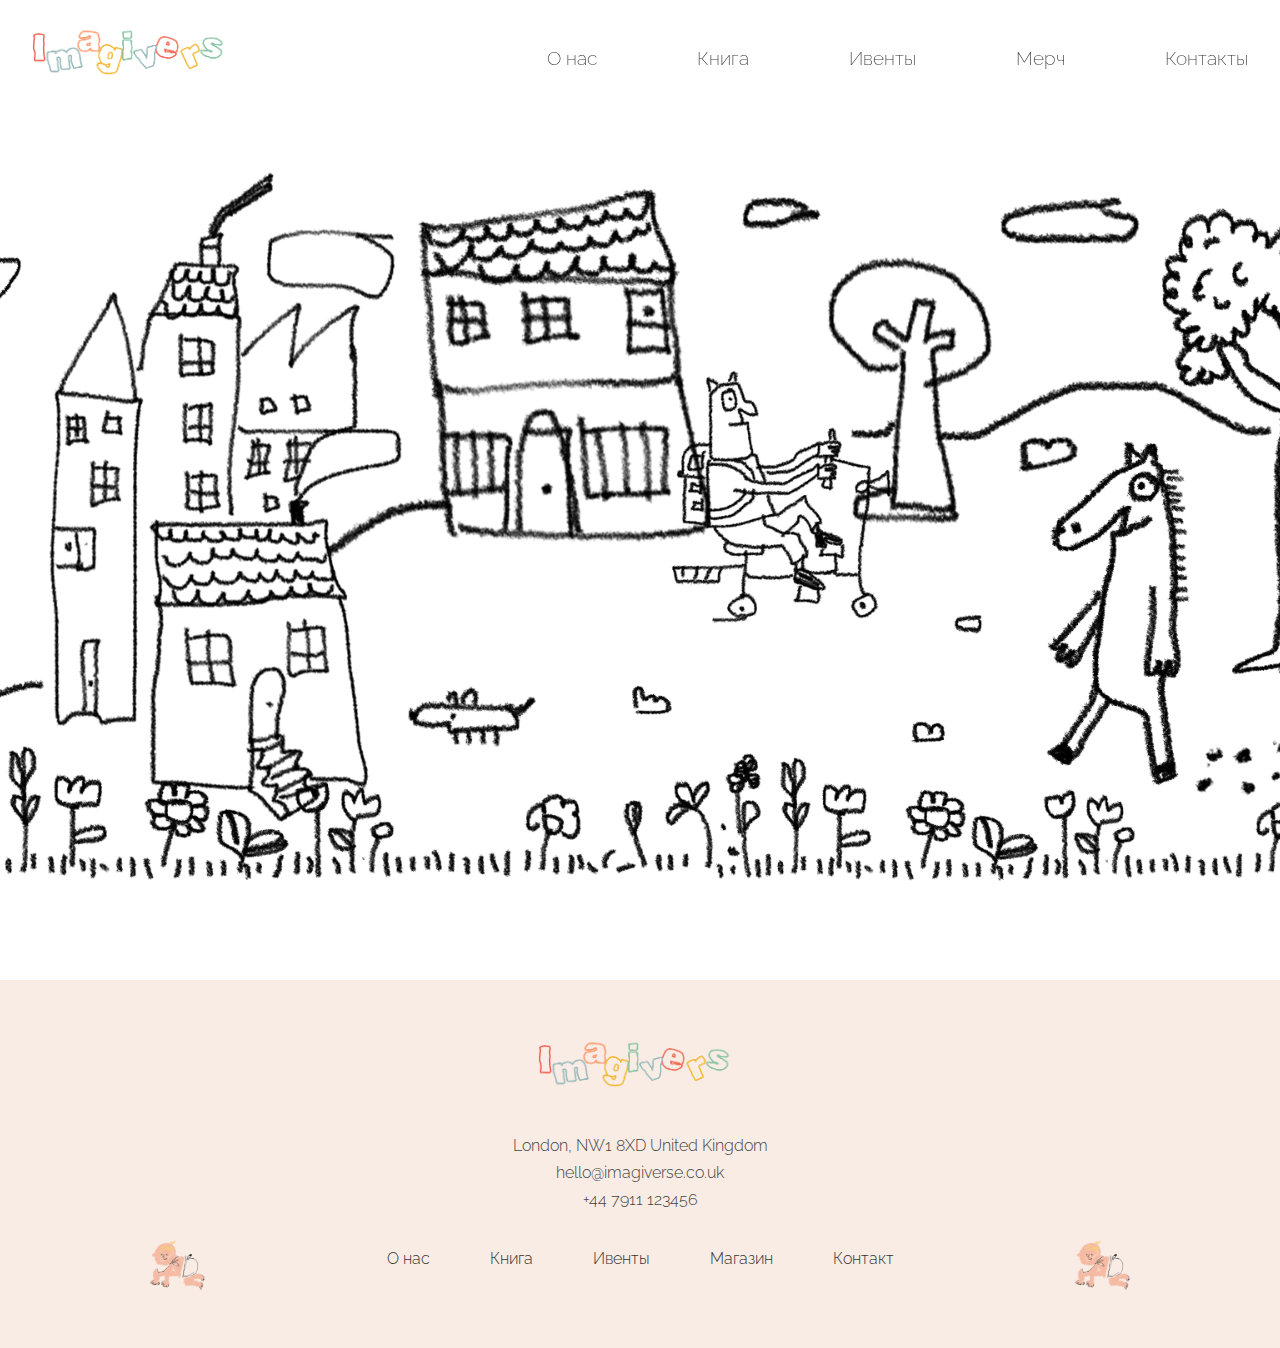
<file: index.html>
<!DOCTYPE html>
<html lang="ru">
<head>
  <meta charset="UTF-8" />
  <meta name="viewport" content="width=device-width, initial-scale=1.0"/>
  <title>I M A G I V E R S E</title>
  <link rel="stylesheet" href="all css/styles.css" />
  <link rel="icon" href="img/image 68.png" type="image/png" />
  <link href="https://fonts.googleapis.com/css2?family=Raleway:wght@400;600;700&display=swap" rel="stylesheet">

</head>
<body>
<link href="https://fonts.googleapis.com/css2?family=Raleway:ital,wght@0,200;0,300;1,300&display=swap" rel="stylesheet">
<style>
  .navbar nav ul li a {
    font-weight: 200 !important; 
  }
</style>
  <!-- Навигация -->
  <header class="navbar">
    <div class="logo">
        <img src="img/Group 34 copy.png" alt="Логотип">
    </div>
    <nav>
      <ul>
        <li><a href="about.html">О нас</a></li>
        <li><a href="book.html">Книга</a></li>
        <li><a href="event.html">Ивенты</a></li>
        <li><a href="merch.html">Мерч</a></li>
        <li><a href="contact.html">Контакты</a></li>
      </ul>
    </nav>
  </header>

  <!-- Главная секция -->
  <main>
    <section class="hero">
      <div class="image-wrapper">
        <img src="img/image 73.png" alt="Цветная картинка" class="colored-image">
        <img src="img/Group 34.png" alt="Главная картинка" class="main-image">
        <div class="hover-circle">Нажать</div>
      </div>
    </section>
  </main>

  <footer id="footer" class="footer">
    <div class="footer-wrapper">
      <img src="img/Group 34 copy.png" alt="Логотип футера" class="footer-logo" />
  
      <div class="footer-text">
        <p>London, NW1 8XD United Kingdom</p>
        <p><a href="mailto:hello@imagiverse.co.uk">hello@imagiverse.co.uk</a></p>
        <p>+44 7911 123456</p>
      </div>
  
      <nav class="footer-nav">
        <ul>
          <li><a href="about.html">О нас</a></li>
          <li><a href="book.html">Книга</a></li>
          <li><a href="event.html">Ивенты</a></li>
          <li><a href="merch.html">Магазин</a></li>
          <li><a href="contact.html">Контакт</a></li>
        </ul>
      </nav>
  
      <img src="img//image 68.png" alt="Baby Left" class="baby-left spin" />
      <img src="img/image 68.png" alt="Baby Right" class="baby-right spin" />
    </div>
  </footer>
  

  <script src="js.js"></script>
</body>
</html>
</file>
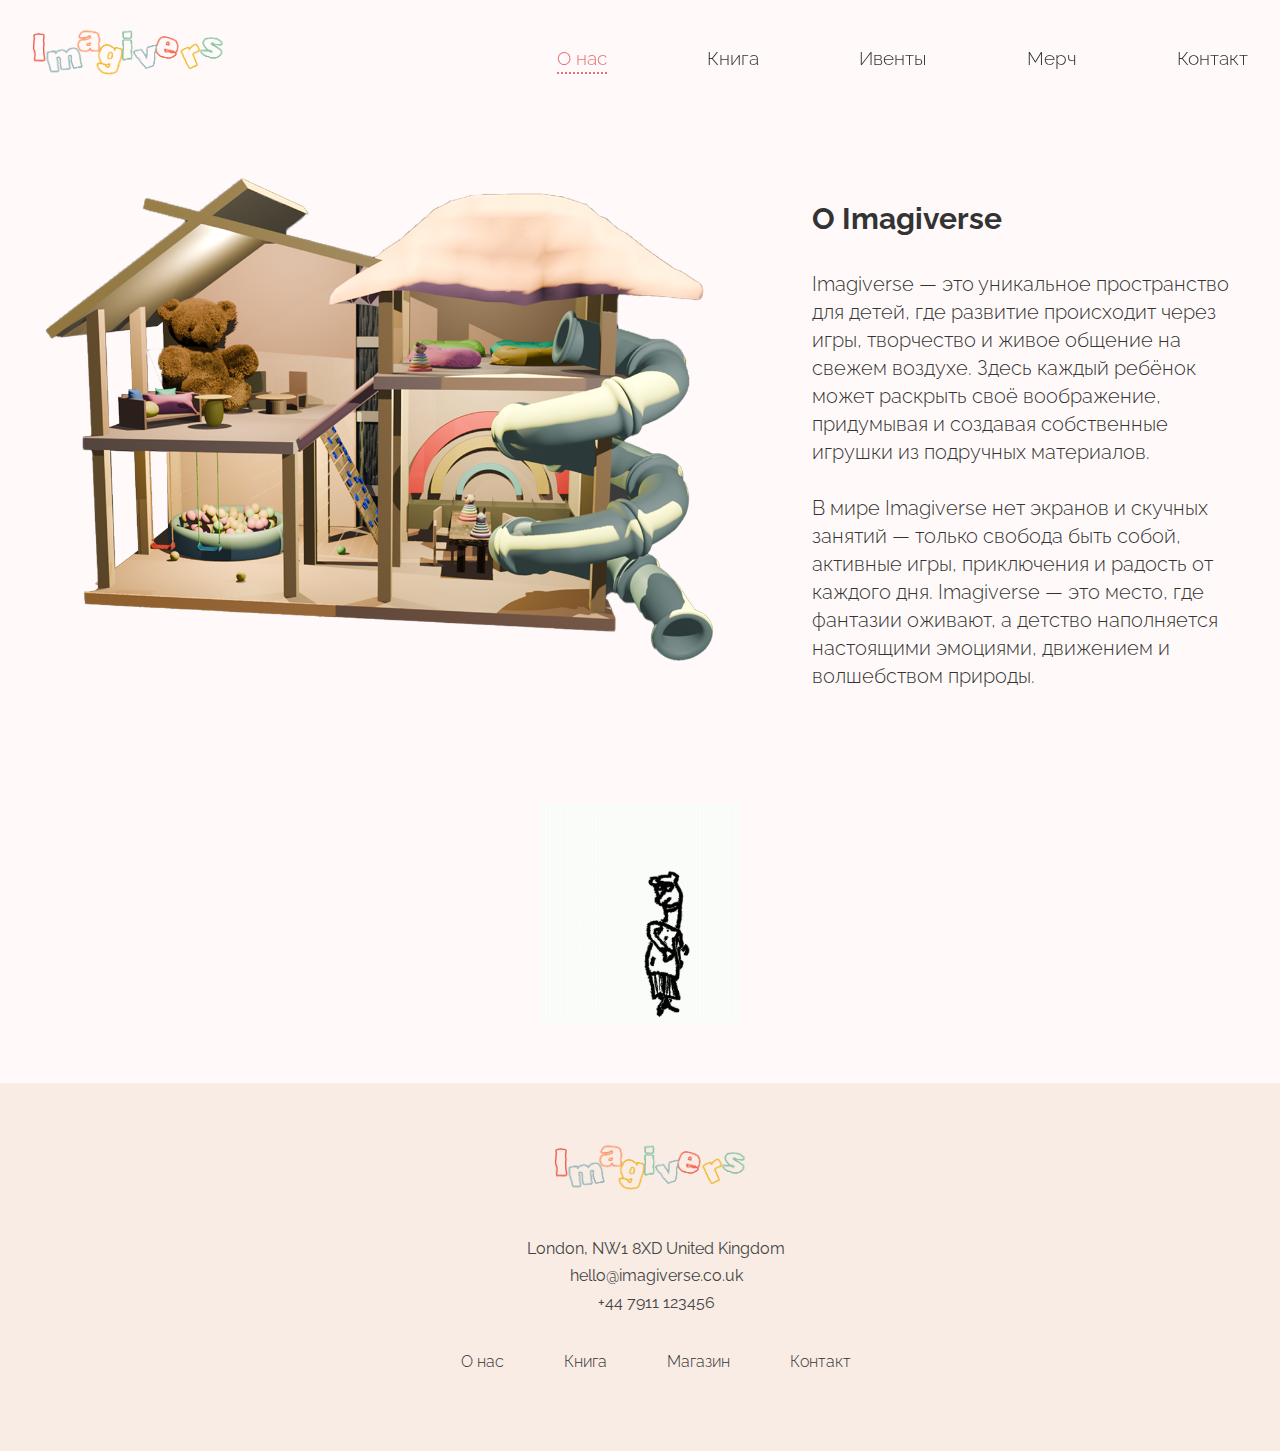
<file: about.html>
<!DOCTYPE html>
<html lang="ru">
<head>
  <meta charset="UTF-8" />
  <meta name="viewport" content="width=device-width, initial-scale=1.0" />
  <title>Imagivers | О нас</title>
  <link rel="stylesheet" href="all css/about.css" />
  <link rel="icon" href="img/image 68.png" type="image/png" />
  <link href="https://fonts.googleapis.com/css2?family=Raleway:wght@300&display=swap" rel="stylesheet" />
</head>
<body>

  <!-- Навигация -->
  <header class="navbar">
    <div class="navbar-inner">
      <div class="logo">
        <a href="index.html">
          <img src="img/Group 34 copy.png" alt="Логотип">
        </a>
      </div>
      <nav>
        <ul>
          <li><a href="index.html#about" class="active">О нас</a></li>
          <li><a href="index.html#book">Книга</a></li>
          <li><a href="index.html#events">Ивенты</a></li>
          <li><a href="merch.html">Мерч</a></li>
          <li><a href="contact.html">Контакт</a></li>
        </ul>
      </nav>
    </div>
  </header>

  <!-- Контент -->
  <main class="about-section">
    <div class="about-wrapper">
      <img src="img/homenoback2 2.png" alt="Дом с горкой" class="house-img" />
      <div class="about-text">
        <h2>О Imagiverse</h2>
        <p>
          Imagiverse — это уникальное пространство для детей, где развитие происходит через игры, творчество и живое общение на свежем воздухе. Здесь каждый ребёнок может раскрыть своё воображение, придумывая и создавая собственные игрушки из подручных материалов.<br><br>
          В мире Imagiverse нет экранов и скучных занятий — только свобода быть собой, активные игры, приключения и радость от каждого дня. Imagiverse — это место, где фантазии оживают, а детство наполняется настоящими эмоциями, движением и волшебством природы.
        </p>
      </div>
    </div>
    <div class="gif-wrapper">
        <img src="img/hip_hop_dancing.gif" alt="Анимация человечка" class="character-doodle" />
      </div>
  </main>

  <!-- Футер -->
  <footer class="footer">
    <div class="footer-wrapper">
      <img src="img/Group 34 copy.png" alt="Логотип футера" class="footer-logo">
      <div class="footer-text">
        <p>London, NW1 8XD United Kingdom</p>
        <p><a href="mailto:hello@imagiverse.co.uk">hello@imagiverse.co.uk</a></p>
        <p>+44 7911 123456</p>
      </div>
      <nav class="footer-nav">
        <ul>
          <li><a href="index.html#about">О нас</a></li>
          <li><a href="index.html#book">Книга</a></li>
          <li><a href="merch.html">Магазин</a></li>
          <li><a href="contact.html">Контакт</a></li>
        </ul>
      </nav>
    </div>
  </footer>

</body>
</html>
</file>
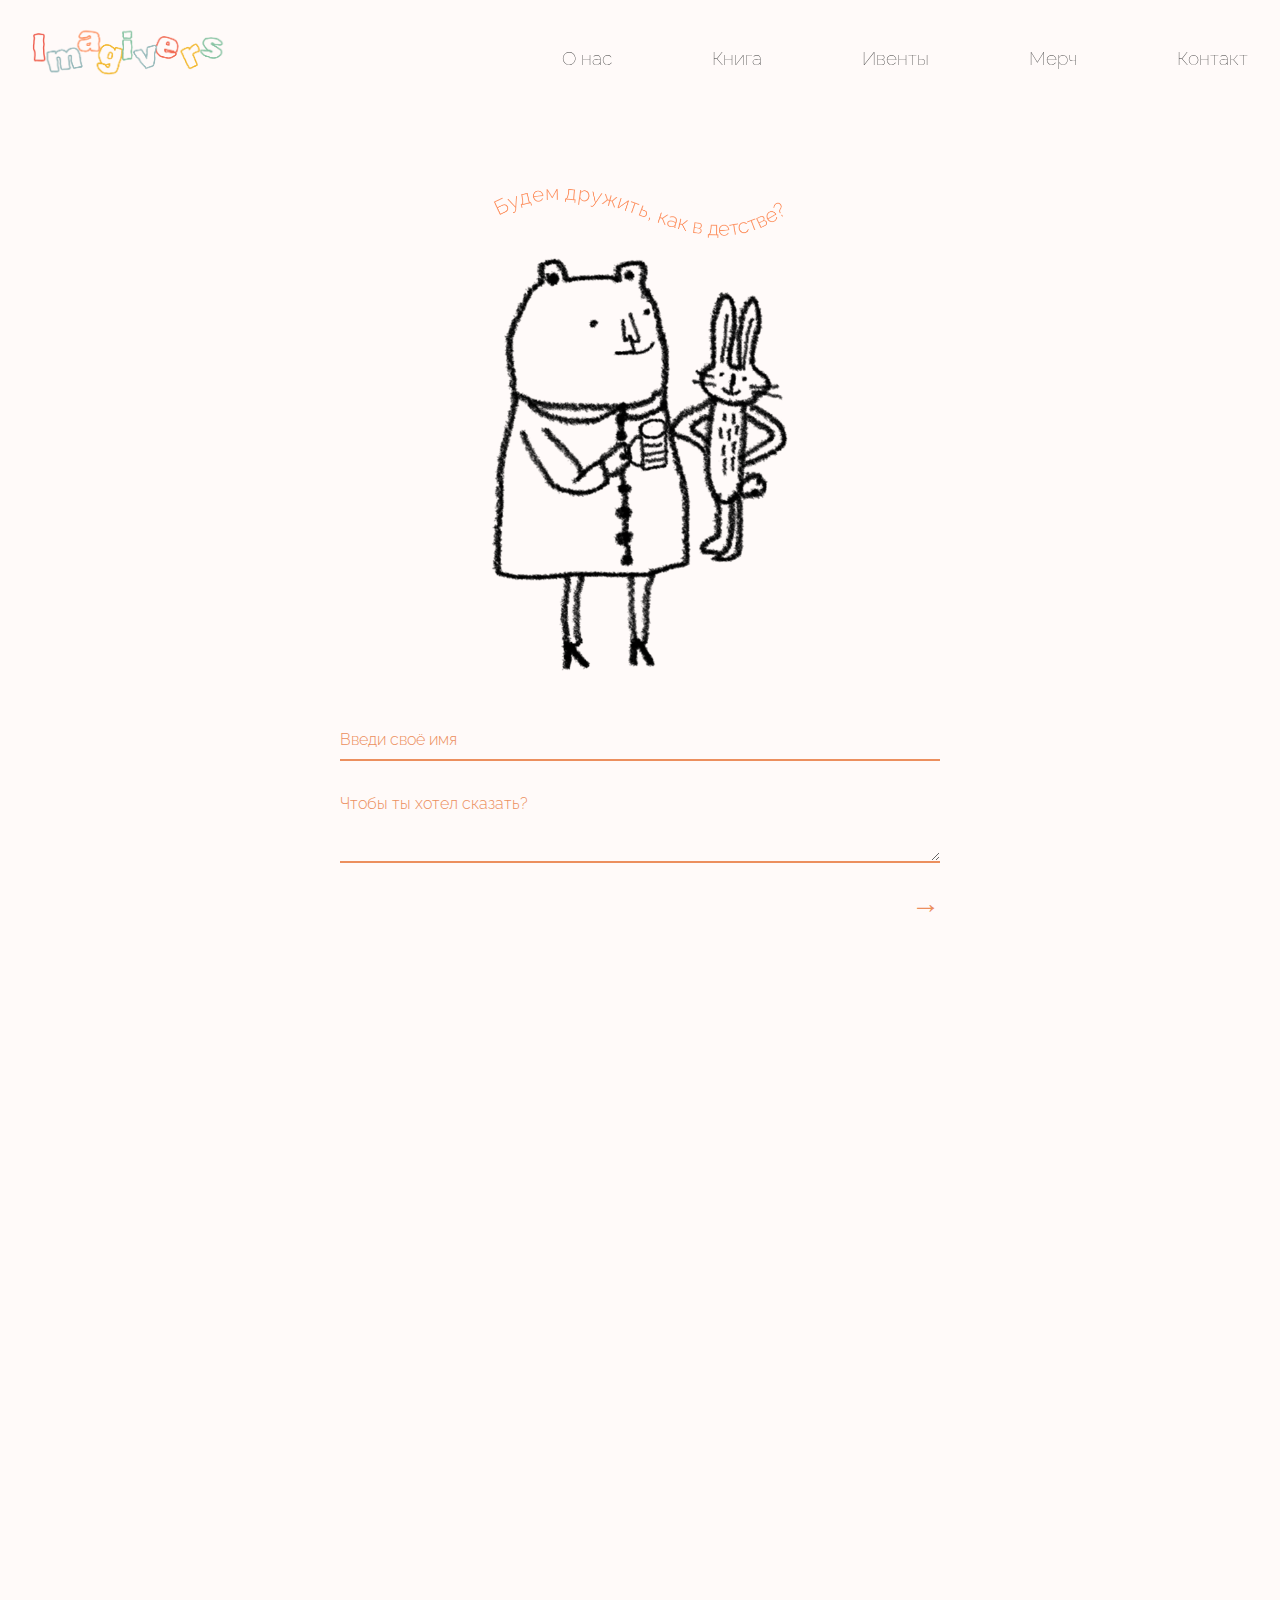
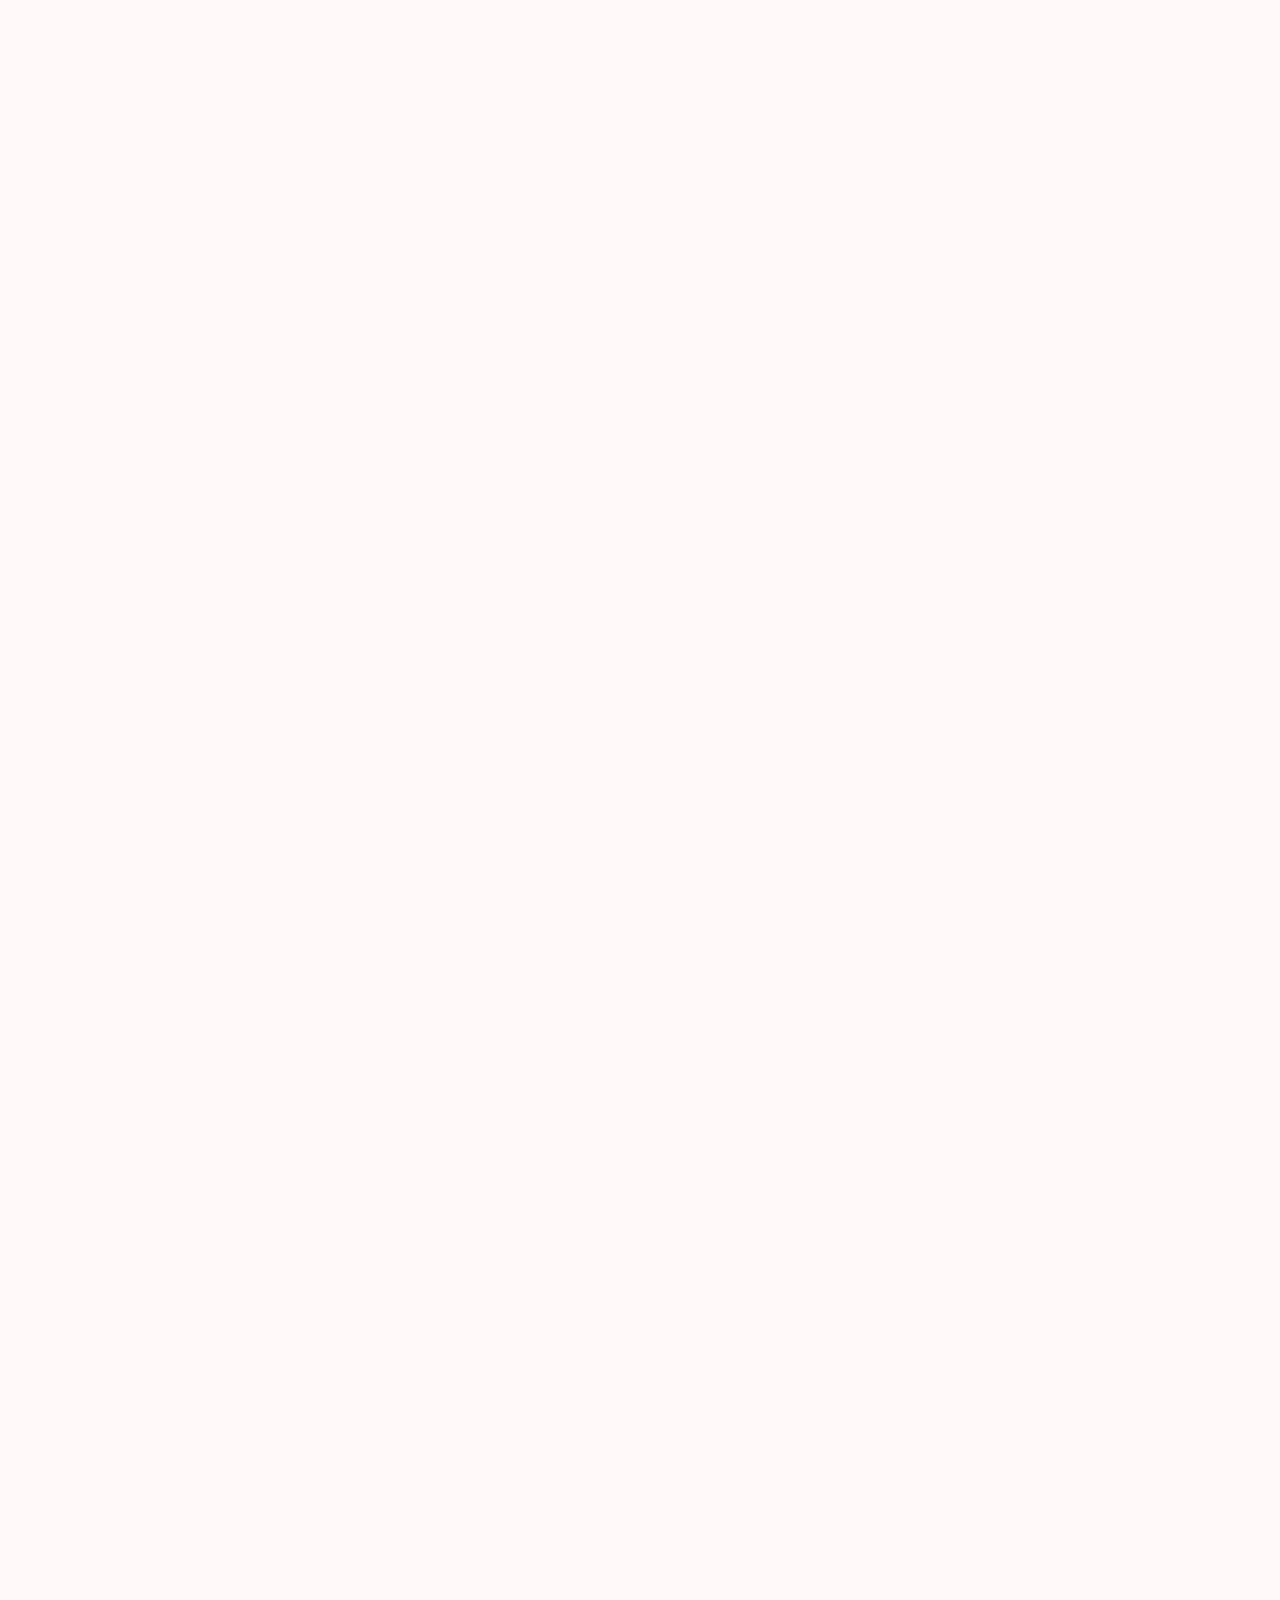
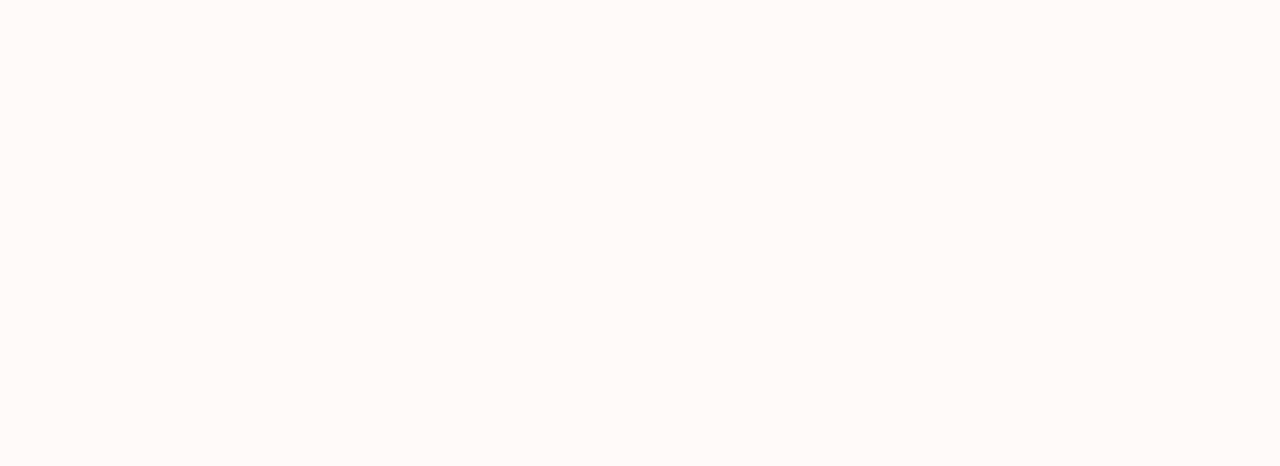
<file: contact.html>
<!DOCTYPE html>
<html lang="ru">
<head>
  <meta charset="UTF-8" />
  <meta name="viewport" content="width=device-width, initial-scale=1.0"/>
  <title>Imagiverse | Контакт</title>
  
  <link rel="stylesheet" href="all css/contact.css" />
  <link rel="icon" href="img/image 68.png" type="image/png" />
  <link href="https://fonts.googleapis.com/css2?family=Raleway:wght@300;400;600&display=swap" rel="stylesheet" />

  
</head>
<body>

    <header class="navbar">
        <div class="logo">
          <a href="index.html">
            <img src="img/Group 34 copy.png" alt="Логотип">
          </a>
        </div>
        <nav>
          <ul>
            <li><a href="index.html#about">О нас</a></li>
            <li><a href="index.html#book">Книга</a></li>
            <li><a href="index.html#events">Ивенты</a></li>
            <li><a href="index.html#merch">Мерч</a></li>
            <li><a href="contact.html" class="active">Контакт</a></li>
          </ul>
        </nav>
      </header>
      <div style="margin-top: 100px;"></div>      

  <div class="container">
    <img src="img/Linked Path Group.png" alt="phrase" class="phrase" />
    <img src="img/image 72.png" alt="Character" class="character" />

    <form onsubmit="handleSubmit(event)">
      <input type="text" name="name" placeholder="Введи своё имя" required />
      <textarea name="message" rows="3" placeholder="Чтобы ты хотел сказать?" required></textarea>
      <button type="submit">→</button>
    </form>

    <div class="thank-you" id="thankYou">🌸 Спасибо за твоё сообщение!</div>
    
  
  </div>
  <footer class="footer reveal">
    <div class="footer-wrapper">
      <img src="img/Group 34 copy.png" alt="Логотип футера" class="footer-logo">
      <div class="footer-text">
        <p>London, NW1 8XD United Kingdom</p>
        <p><a href="mailto:hello@imagiverse.com">hello@imagiverse.com</a></p>
        <p>+44 7911 123456</p>
      </div>
      <nav class="footer-nav">
        <ul>
          <li><a href="index.html#about">О нас</a></li>
          <li><a href="index.html#book">Книга</a></li>
          <li><a href="event.html">Ивенты</a></li>
          <li><a href="index.html#merch">Магазин</a></li>
          <li><a href="contact.html">Контакт</a></li>
        </ul>
      </nav>

      <img src="img//image 68.png" alt="Baby Left" class="baby-left spin" />
      <img src="img/image 68.png" alt="Baby Right" class="baby-right spin" />

    </div>
  </footer>
  <script>
    function handleSubmit(e) {
      e.preventDefault();
      const form = e.target;
      const name = form.name.value;
      const message = form.message.value;

      console.log("Новое сообщение:");
      console.log("Имя:", name);
      console.log("Сообщение:", message);

      document.getElementById('thankYou').style.display = 'block';
      form.reset();
    }
    function handleSubmit(e) {
    e.preventDefault();
    const form = e.target;
    const name = form.name.value;
    const message = form.message.value;

    console.log("Новое сообщение:");
    console.log("Имя:", name);
    console.log("Сообщение:", message);

    document.getElementById('thankYou').style.display = 'block';
    form.reset();
  }

  
  window.addEventListener('scroll', () => {
    const footer = document.querySelector('.footer.reveal');
    const triggerPoint = window.innerHeight + window.scrollY;
    const footerTop = footer.offsetTop;

    if (triggerPoint >= footerTop) {
      footer.classList.add('visible');
    }
  });
</script>
</body>
</html>
</file>
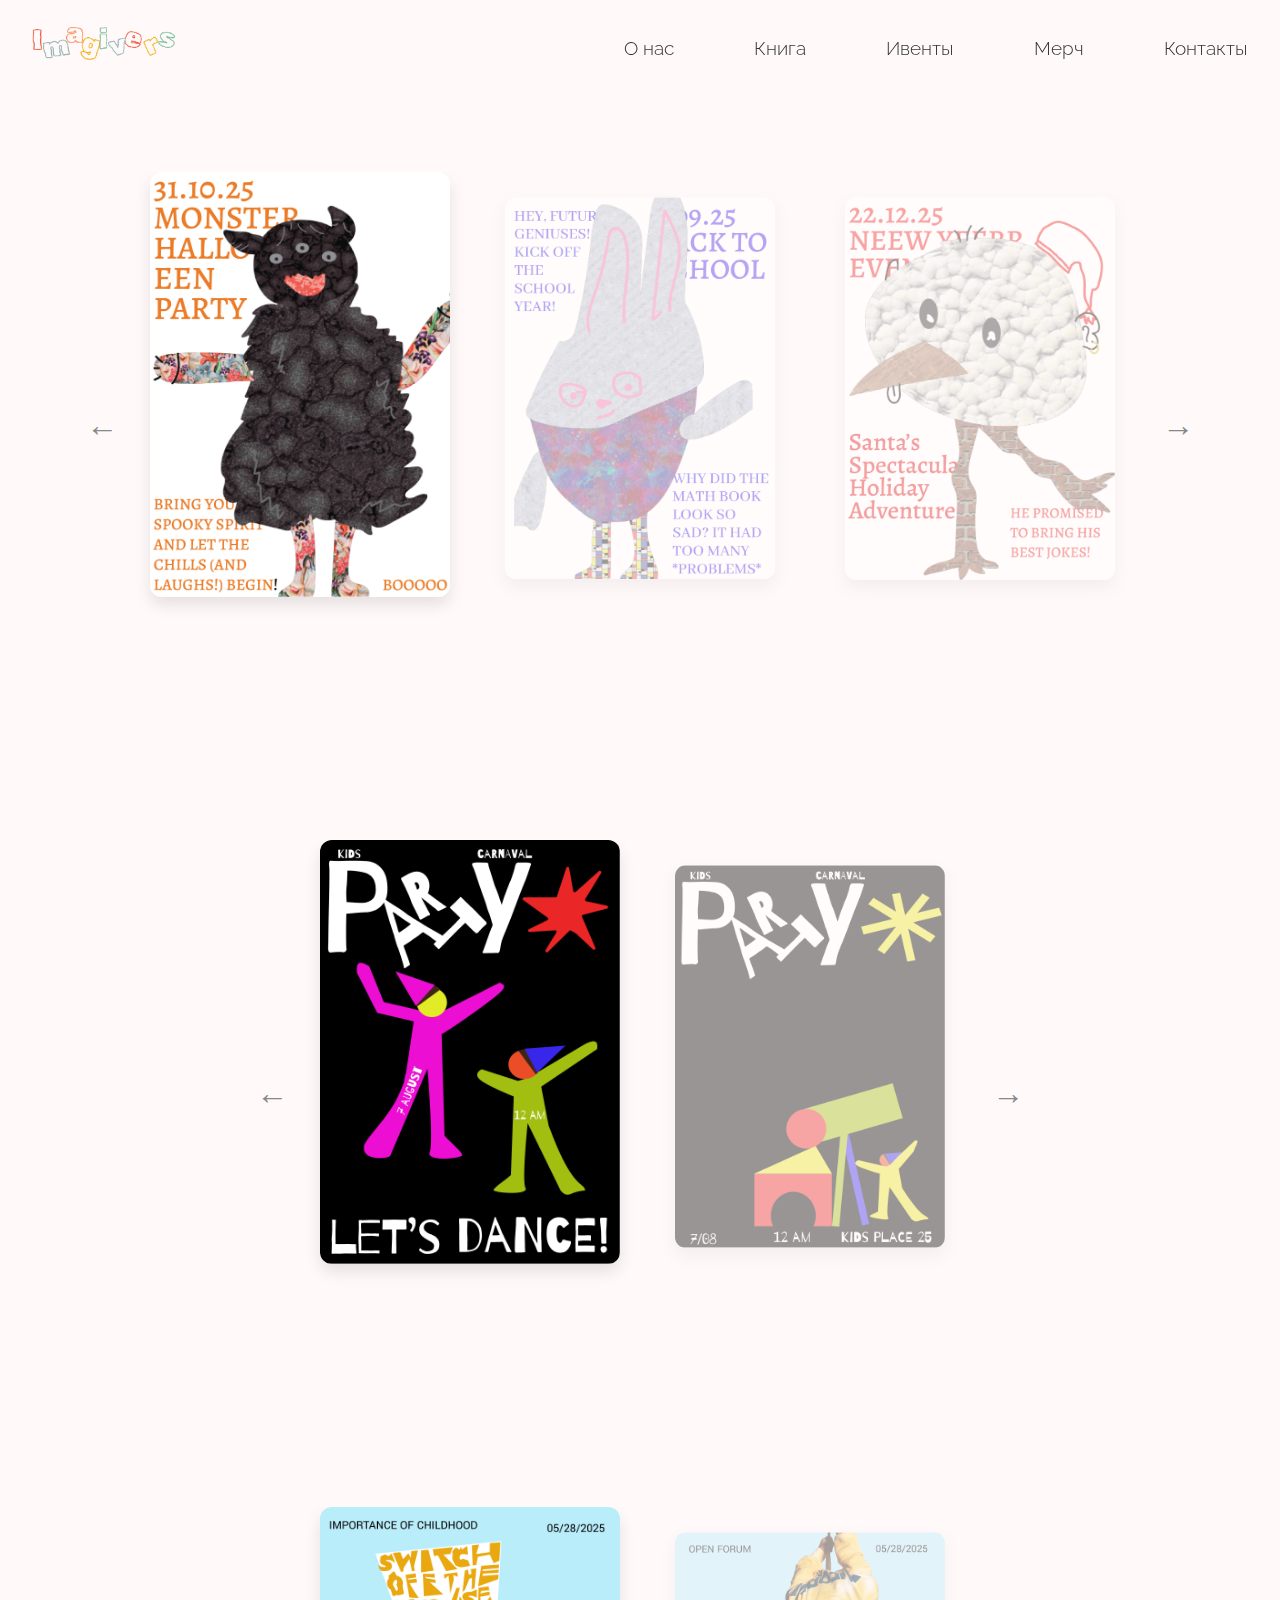
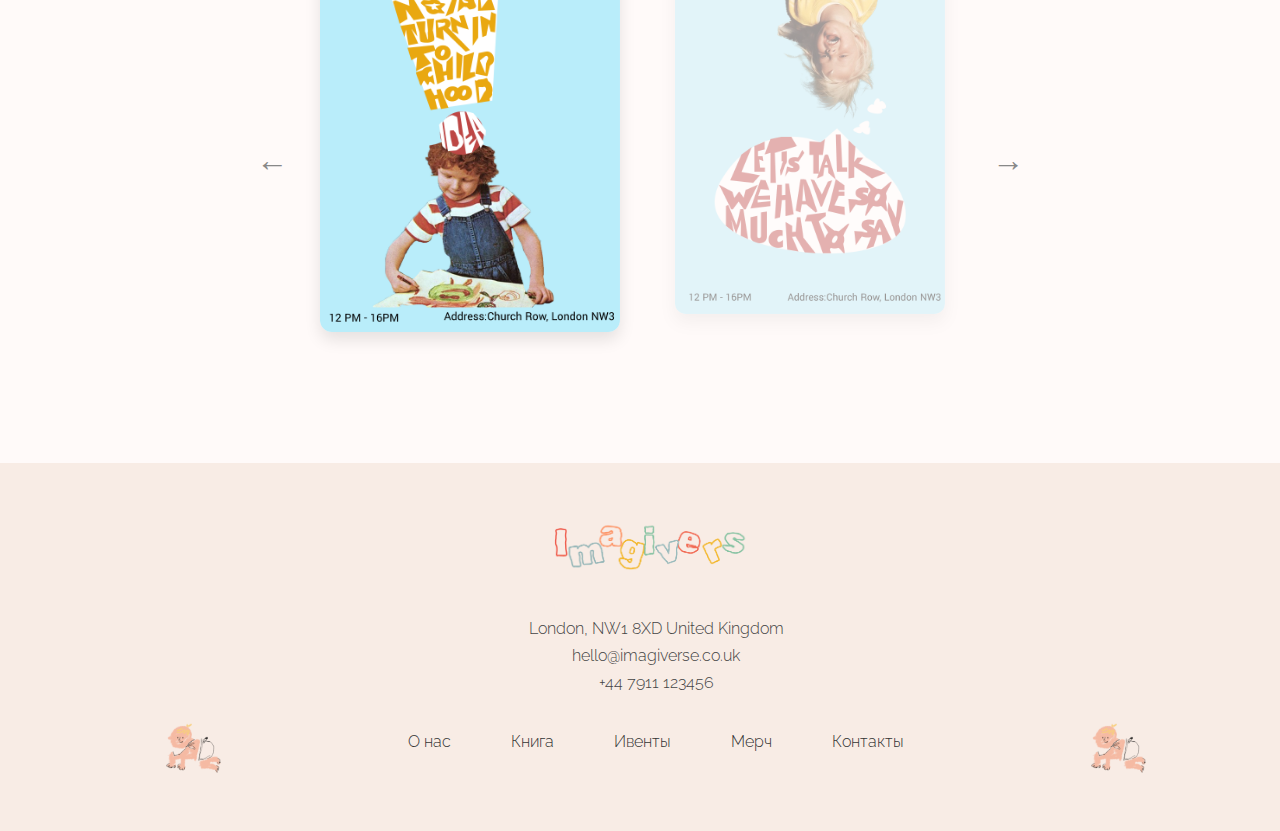
<file: event.html>
<!DOCTYPE html>
<html lang="ru">
<head>
  <meta charset="UTF-8" />
  <meta name="viewport" content="width=device-width, initial-scale=1.0" />
  <title>Imagiverse | Ивенты</title>
  <link rel="stylesheet" href="all css/event.css" />
  <link rel="icon" href="img/image 68.png" type="image/png" />
  <link href="https://fonts.googleapis.com/css2?family=Raleway:wght@300;400&display=swap" rel="stylesheet">

  <script src="event.js" defer></script>
</head>
<body>
  <!-- Навигация -->
  <header class="navbar">
    <div class="navbar-inner">
      <div class="logo">
        <a href="index.html">
          <img src="img/Group 34 copy.png" alt="Логотип" />
        </a>
      </div>
      <nav>
        <ul>
          <li><a href="about.html">О нас</a></li>
          <li><a href="book.html">Книга</a></li>
          <li><a href="event.html">Ивенты</a></li>
          <li><a href="merch.html">Мерч</a></li>
          <li><a href="contact.html">Контакты</a></li>
        </ul>
      </nav>
    </div>
  </header>

  <main class="event-page">

    <!-- Первая листалка -->
    <section class="event-slider" id="slider1">
      <div class="slider-container">
        <button class="arrow left" id="prev1">&#8592;</button>
        <div class="slides" id="slides1">
          <div class="slide active">
            <img src="img/A4 - 61.png" alt="Event 1" />
            <div class="slide-info"><h2></h2><p></p><p></p><a href="404.html" class="cta-button">Записаться</a></div>
          </div>
          <div class="slide">
            <img src="img/A4 - 63.png" alt="Event 2" />
            <div class="slide-info"><h2></h2><p></p><p></p><a href="404.html" class="cta-button">Записаться</a></div>
          </div>
          <div class="slide">
            <img src="img/A4 - 62.png" alt="Event 3" />
            <div class="slide-info"><h2></h2><p></p><p></p><a href="404.html" class="cta-button">Записаться</a></div>
          </div>
        </div>
        <button class="arrow right" id="next1">&#8594;</button>
      </div>
    </section>
  
    <!-- Вторая листалка -->
    <section class="event-slider" id="slider2">
      <div class="slider-container">
        <button class="arrow left" id="prev2">&#8592;</button>
        <div class="slides" id="slides2">
          <div class="slide active">
            <img src="img/A4 - 64.png" alt="Event A" />
            <div class="slide-info"><h2></h2><p></p><p></p><a href="404.html" class="cta-button">Записаться</a></div>
          </div>
          <div class="slide">
            <img src="img/A4 - 65.png" alt="Event B" />
            <div class="slide-info"><h2></h2><p></p><p></p><a href="404.html" class="cta-button">Записаться</a></div>
          </div>
        </div>
        <button class="arrow right" id="next2">&#8594;</button>
      </div>
    </section>
  
    <!-- Третья листалка -->
    <section class="event-slider" id="slider3">
      <div class="slider-container">
        <button class="arrow left" id="prev3">&#8592;</button>
        <div class="slides" id="slides3">
          <div class="slide active">
            <img src="img/A4 - 67.png" alt="Event X" />
            <div class="slide-info"><h2></h2><p></p><p></p><a href="404.html" class="cta-button">Записаться</a></div>
          </div>
          <div class="slide">
            <img src="img/A4 - 68.png" alt="Event Y" />
            <div class="slide-info"><h2></h2><p></p><p></p><a href="404.html" class="cta-button">Записаться</a></div>
          </div>
        </div>
        <button class="arrow right" id="next3">&#8594;</button>
      </div>
    </section>
  
  </main>
  
  <!-- Футер -->
  <footer class="footer">
    <div class="footer-wrapper">
      <img src="img/Group 34 copy.png" alt="Логотип футера" class="footer-logo" />
      <div class="footer-text">
        <p>London, NW1 8XD United Kingdom</p>
        <p><a >hello@imagiverse.co.uk</a></p>
        <p>+44 7911 123456</p>
      </div>
      <nav class="footer-nav">
        <ul>
          <li><a href="about.html">О нас</a></li>
          <li><a href="book.html">Книга</a></li>
          <li><a href="event.html">Ивенты</a></li>
          <li><a href="merch.html">Мерч</a></li>
          <li><a href="contact.html">Контакты</a></li>
        </ul>
      </nav>

      <img src="img//image 68.png" alt="Baby Left" class="baby-left spin" />
      <img src="img/image 68.png" alt="Baby Right" class="baby-right spin" />

    </div>
  </footer>
</body>
</html>
</file>
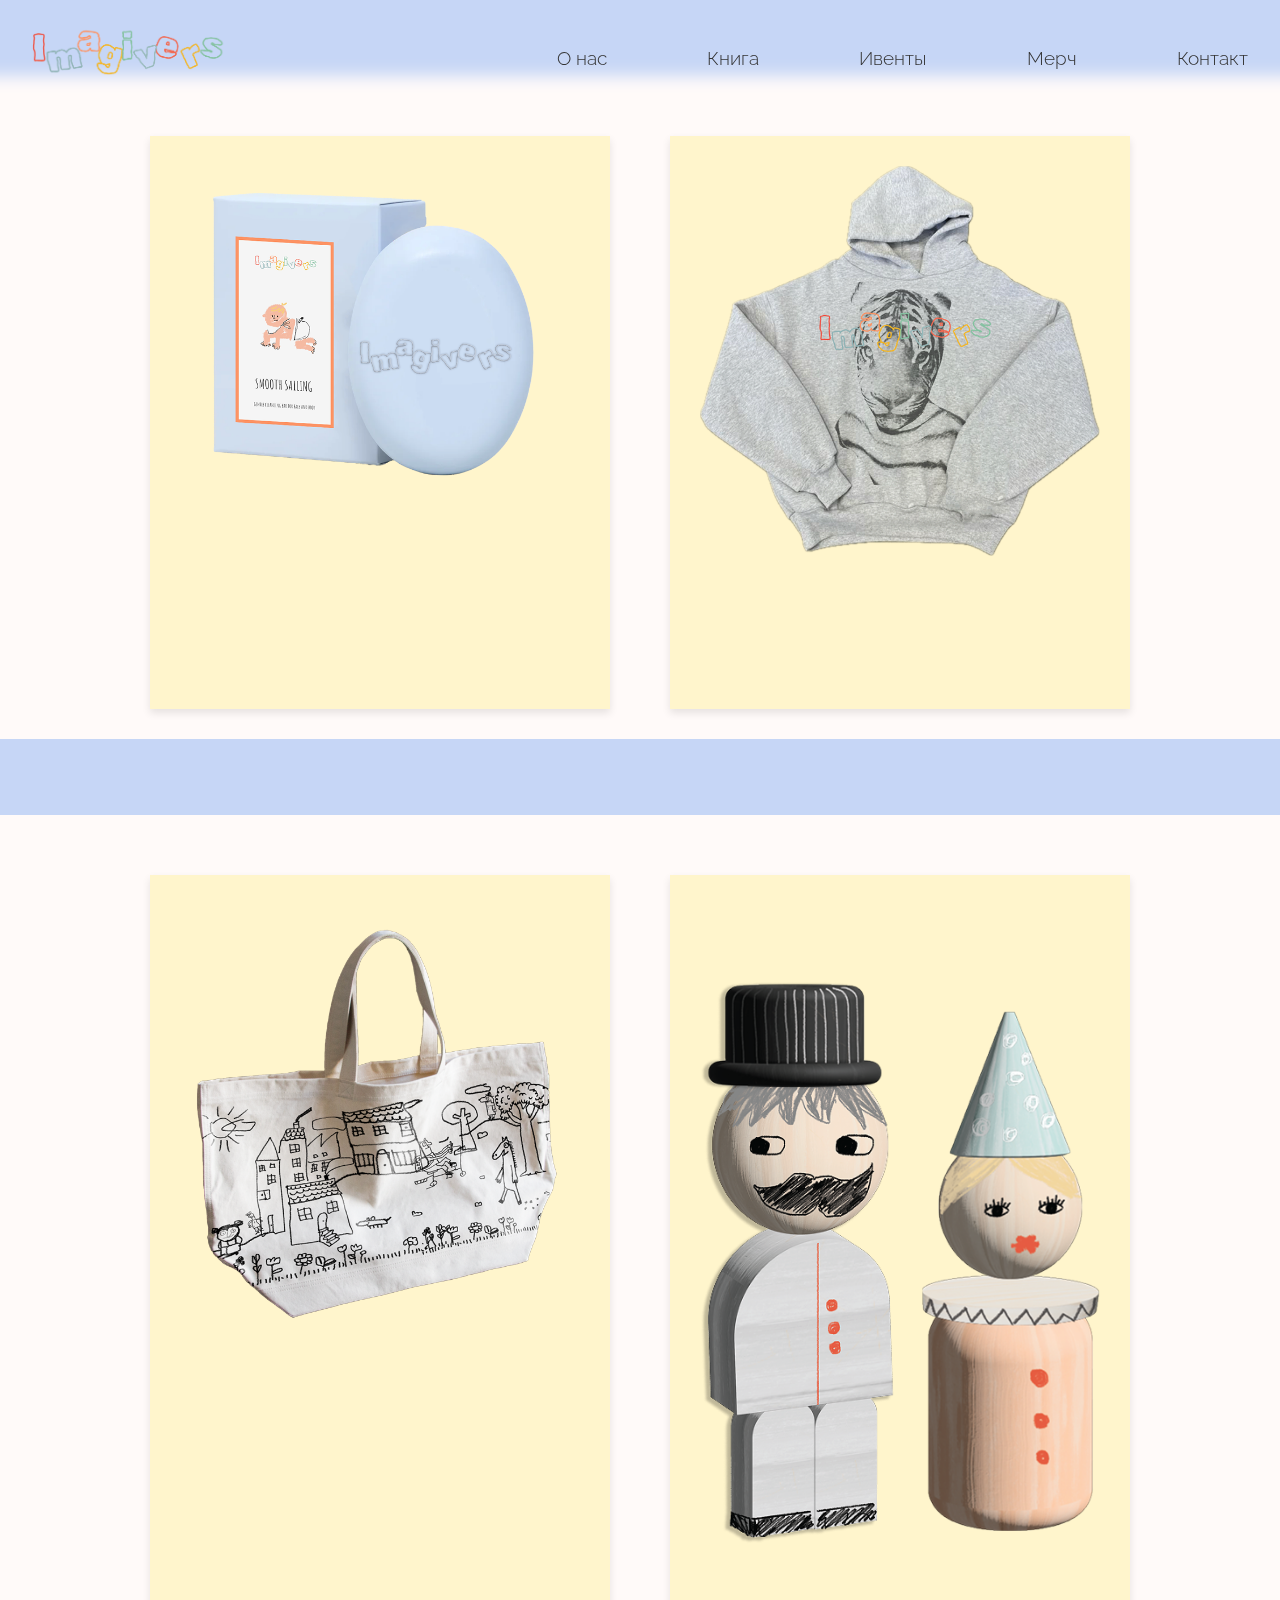
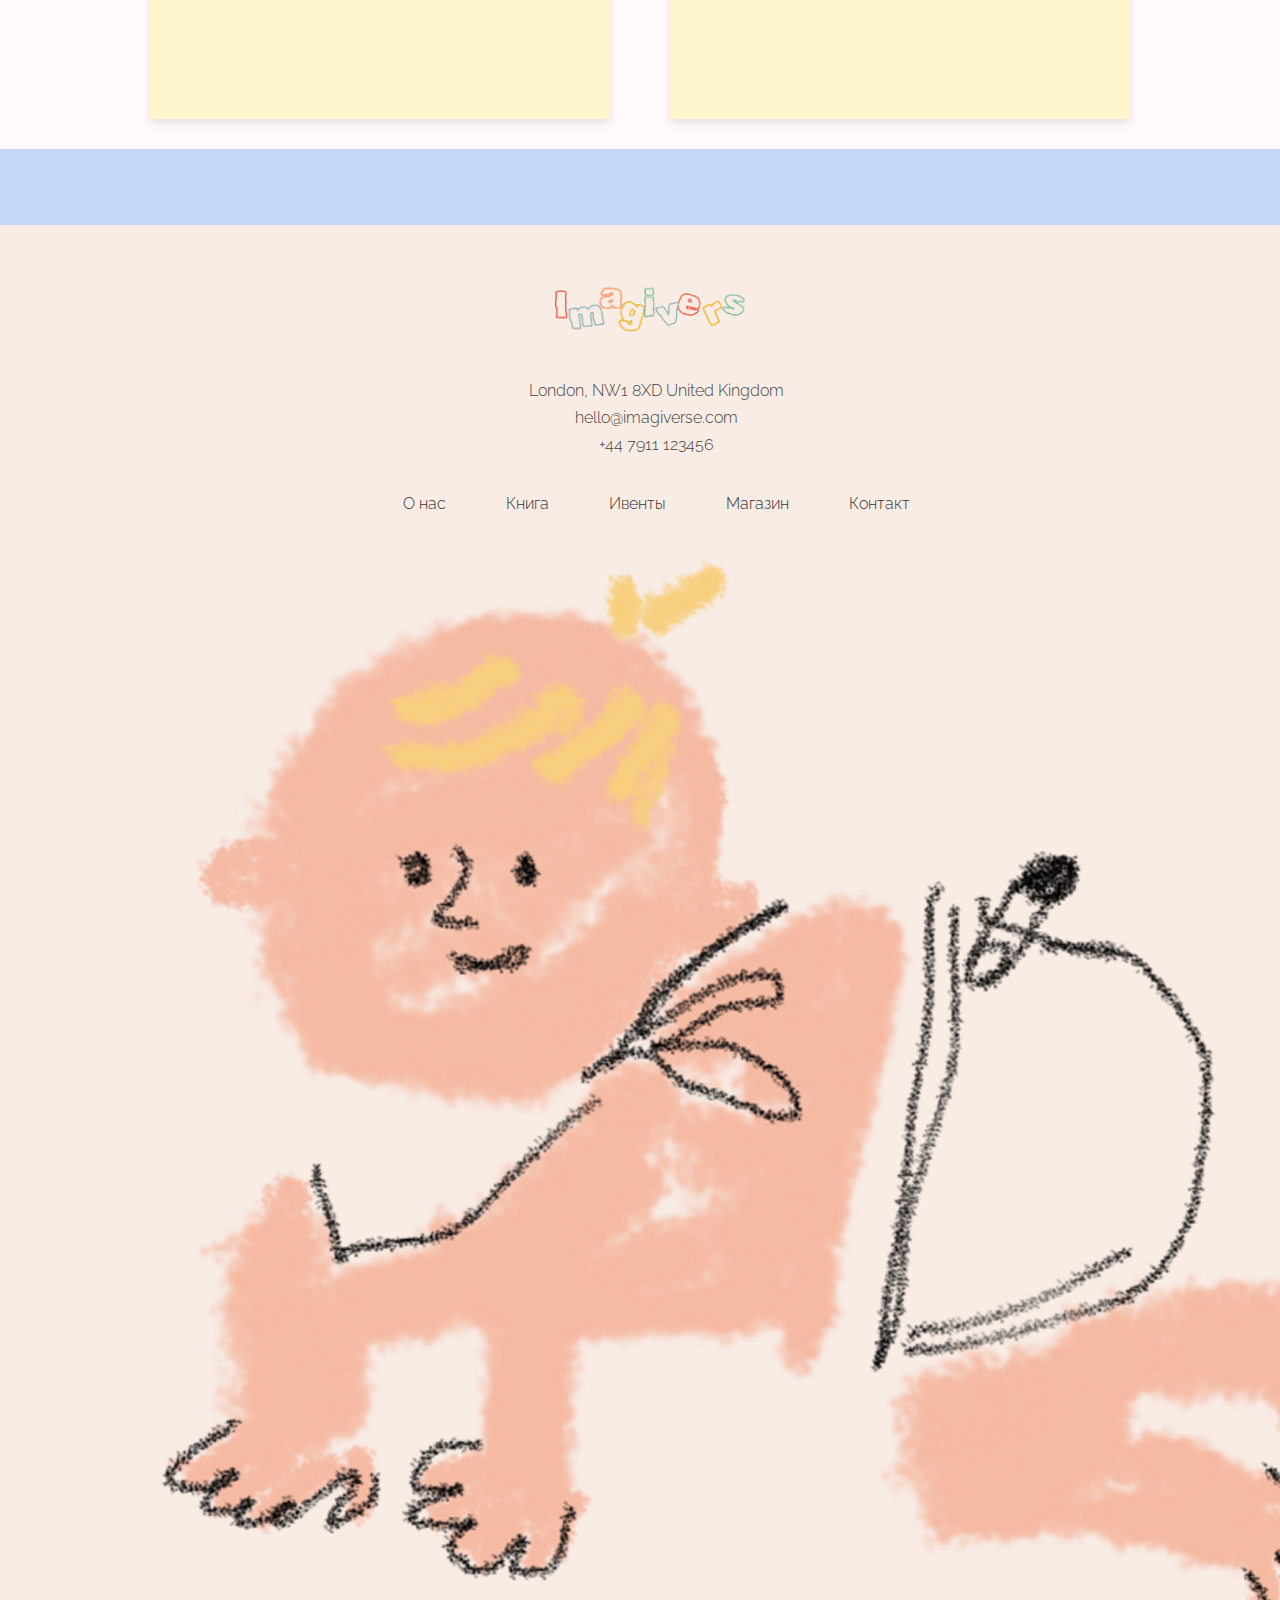
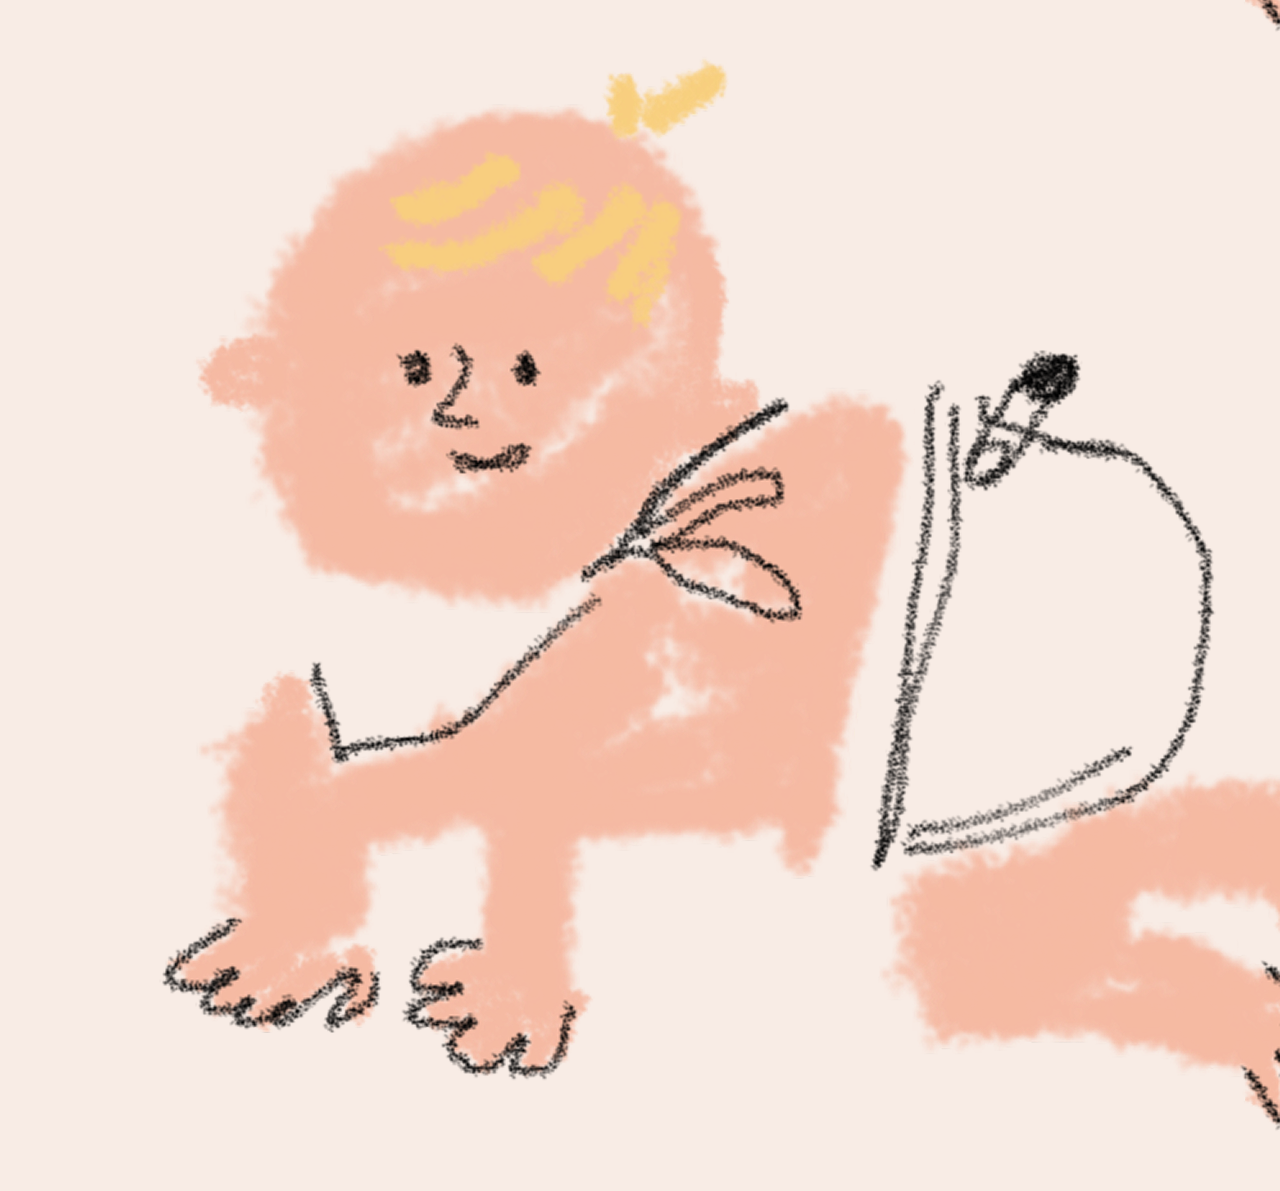
<file: merch.html>
<!DOCTYPE html>
<html lang="ru">
<head>
  <meta charset="UTF-8" />
  <meta name="viewport" content="width=device-width, initial-scale=1.0" />
  <title>Imagivers | Мерч </title>
  <link rel="preconnect" href="https://fonts.googleapis.com">
  <link rel="stylesheet" href="all css/merch.css" />
  <link rel="icon" href="img/image 68.png" type="image/png" />
  <link rel="preconnect" href="https://fonts.gstatic.com" crossorigin>
  <link href="https://fonts.googleapis.com/css2?family=Raleway:wght@200;300;400;600;700&display=swap" rel="stylesheet">
  
</head>
<body>
  <header class="navbar">
    <div class="navbar-inner">
      <div class="logo2">
        <a href="index.html">
          <img src="img/Group 34 copy.png" alt="Логотип">
        </a>
      </div>
      <nav>
        <ul>
          <li><a href="index.html#about">О нас</a></li>
          <li><a href="index.html#book">Книга</a></li>
          <li><a href="index.html#events">Ивенты</a></li>
          <li><a href="index.html#merch">Мерч</a></li>
          <li><a href="contact.html">Контакт</a></li>
        </ul>
      </nav>
    </div>
  </header>

  <div class="marquee"><span>SOLD OUT &nbsp; SOLD OUT &nbsp; SOLD OUT &nbsp; SOLD OUT &nbsp; SOLD OUT</span></div>

  <div class="merch-row">
    <a href="404.html" class="product-card">
      <img src="img/ол 3.png" alt="Детское мыло">
      <div class="product-info">
        <p class="product-title">Детское мыло для купания</p>
        <p class="product-subtitle">деликатное мыло для лица и тела малыша</p>
        <p class="product-price">1200₽</p>
      </div>
    </a>
  
    <a href="404.html" class="product-card">
      <img src="img/Sujeto 9 1 1.png" alt="Детское худи">
      <div class="product-info">
        <p class="product-title">Детское худи «Imagivers»</p>
        <p class="product-subtitle">тёплое и мягкое худи</p>
        <p class="product-price">6500₽</p>
      </div>
    </a>
  </div>
  
  <div class="marquee">
    <span>SOLD OUT &nbsp; SOLD OUT &nbsp; SOLD OUT &nbsp; SOLD OUT &nbsp; SOLD OUT</span>
  </div>
  
  <div class="merch-row">
    <a href="404.html" class="product-card totebag-card">
      <img src="img/ро 1.png" alt="Сумка">
      <div class="product-info">
        <p class="product-title">TOTEBAG</p>
        <p class="product-subtitle">сумка для всех вещей</p>
        <p class="product-price">7800₽</p>
      </div>
    </a>
  
    <a href="404.html" class="product-card">
      <img src="img/Group 95.png" alt="Игрушки Монтессори">
      <div class="product-info">
        <p class="product-title">Игрушки Монтессори</p>
        <p class="product-subtitle">детские деревянные игрушки</p>
        <p class="product-price">2000₽</p>
      </div>
    </a>
  </div>
  

  <div class="marquee"><span>SOLD OUT &nbsp; SOLD OUT &nbsp; SOLD OUT &nbsp; SOLD OUT &nbsp; SOLD OUT</span></div>

  <div class="hover-circle" id="hoverCircle">Посмотреть</div>

  <footer class="footer">
    <div class="footer-wrapper">
      <img src="img/Group 34 copy.png" alt="Логотип футера" class="footer-logo">
      <div class="footer-text">
        <p>London, NW1 8XD United Kingdom</p>
        <p><a href="mailto:hello@imagiverse.com">hello@imagiverse.com</a></p>
        <p>+44 7911 123456</p>
      </div>
      <nav class="footer-nav">
        <ul>
          <li><a href="#about">О нас</a></li>
          <li><a href="#book">Книга</a></li>
          <li><a href="event.html">Ивенты</a></li>
          <li><a href="#">Магазин</a></li>
          <li><a href="#contact">Контакт</a></li>
        </ul>
      </nav>

      <img src="img//image 68.png" alt="Baby Left" class="baby-left spin" />
      <img src="img/image 68.png" alt="Baby Right" class="baby-right spin" />
    </div>
  </footer>

  <script>
    const hoverCircle = document.getElementById("hoverCircle");
    document.querySelectorAll(".product-card").forEach(card => {
      card.addEventListener("mouseenter", () => {
        hoverCircle.style.opacity = 1;
      });
      card.addEventListener("mouseleave", () => {
        hoverCircle.style.opacity = 0;
      });
      card.addEventListener("mousemove", e => {
        hoverCircle.style.top = e.clientY + 15 + "px";
        hoverCircle.style.left = e.clientX + 15 + "px";
      });
    });

  
  </script>

</body>
</html>
</file>
<file: all css/styles.css>
* {
    margin: 0;
    padding: 0;
    box-sizing: border-box;
  }
  
  html, body {
    height: 100%;
    display: flex;
    flex-direction: column;
  }
  
  main {
    flex: 1;
  }
  
  .navbar {
    position: fixed;
    top: 0;
    width: 100%;
    background-color: #fffaf9(255, 255, 255, 0.8);
    backdrop-filter: blur(8px);
    display: flex;
    justify-content: space-between;
    align-items: center;
    padding: 1em 2em;
    box-shadow: none; 
    z-index: 1000;
  }
  
  
  .navbar .logo img {
    height: 80px;
    
  }
  
  .navbar nav ul {
    list-style: none;
    display: flex;
    gap: 100px;
  }
  
  .navbar nav ul li a {
    text-decoration: none;
    color: #333;
    font-weight: lighter;
    font-size: 1.2rem; 
    font-family: 'Raleway', Arial, sans-serif;
  }
  .navbar nav ul li a {
    text-decoration: none;
    color: #333;
    font-weight: lighter;
    font-size: 1.2rem;
    font-family: 'Raleway', Arial, sans-serif;
    transition: color 0.3s ease, border-bottom 0.3s ease;
    border-bottom: 2px dotted transparent;
    padding-bottom: 3px;
  }
  
  /* О нас */
  .navbar nav ul li:nth-child(1) a:hover {
    color: #E57373;
    border-bottom: 2px dotted #E57373;
  }
  
  /* Книга */
  .navbar nav ul li:nth-child(2) a:hover {
    color: #64B5F6;
    border-bottom: 2px dotted #64B5F6;
  }
  
  /* Ивенты */
  .navbar nav ul li:nth-child(3) a:hover {
    color: #81C784;
    border-bottom: 2px dotted #81C784;
  }
  
  /* Мерч */
  .navbar nav ul li:nth-child(4) a:hover {
    color: #FFD54F;
    border-bottom: 2px dotted #FFD54F;
  }
  
  /* Контакты */
  .navbar nav ul li:nth-child(5) a:hover {
    color: #e17025;
    border-bottom: 2px dotted #e17025;
  }
  
  
  .hero {
    margin-top: 80px;
    width: 100%;
    height: 100vh;
    overflow: hidden;
  }
  
  .hero img {
    margin-top: 7%;
    width: 100%;
    height: 80%;
    object-fit: cover;
  }
  
  .footer {
    width: 100%;
    background-color: #F8ECE5;
    text-align: center;
    padding: 3em 1em;
    margin: 0;
    border: none;
    font-family: 'Raleway', sans-serif;
    font-weight: 300;
  }
  
  .footer.show {
    opacity: 1;
    transform: translateY(0);
  }
  
  .footer-wrapper {
    max-width: 1000px;
    margin: 0 auto;
    position: relative;
  }
  
  .footer-logo {
    height: 80px;
    margin-bottom: 1em;
  }
  
  .footer-text p {
    margin: 0.5em 0;
    color: #444;
  }
  
  .footer-text a {
    color: #444;
    text-decoration: none;
  }
  
  .footer-nav ul {
    list-style: none;
    display: flex;
    justify-content: center;
    gap: 60px;
    padding: 2em 0;
    margin: 0;
  }
  
  .footer-nav ul li a {
    text-decoration: none;
    color: #333;
    font-weight: 300;
    font-size: 1rem;
  }
  
  .baby-left, .baby-right {
    position: absolute;
    bottom: 10px;
    height: 50px;
  }
  
  .baby-left {
    left: 10px;
  }
  
  .baby-right {
    right: 10px;
  }
  .image-wrapper {
    width: 100%;
    height: 100vh; 
    position: relative;
    overflow: hidden;
    cursor: pointer;
  }
  
  .main-image,
  .colored-image {
    position: absolute;
    top: 0;
    left: 0;
    width: 100%;
    height: 100%;
    object-fit: contain; /* чтобы изображение не обрезалось */
    transition: opacity 1s ease-in-out;
    pointer-events: none;
  }
  
  .main-image {
    z-index: 2;
    opacity: 1;
  }
  
  .colored-image {
    z-index: 2;
    opacity: 0;
  }
  
  .image-wrapper.clicked .colored-image {
    opacity: 1;
  }
  
  
  .hover-circle {
    position: fixed;
    width: 100px;
    height: 100px;
    background-color: #AAC4E7;
    border-radius: 50%;
    display: flex;
    align-items: center;
    justify-content: center;
    font-family: 'Raleway', sans-serif;
    font-weight: 300; 
    color: white;
    font-size: 14px;
    pointer-events: none;
    opacity: 0;
    transition: opacity 0.2s ease;
    z-index: 9999;
  }
  

  .spin {
    animation: spin 8s linear infinite;
    transform-origin: center;
  }
  
  @keyframes spin {
    0%   { transform: rotate(0deg); }
    100% { transform: rotate(360deg); }
  }
</file>
<file: all css/about.css>
body {
    margin: 0;
    font-family: 'Raleway', sans-serif;
    background-color: #fffaf9;
    color: #333;
  }
  
  .navbar {
    position: fixed;
    top: 0;
    width: 100%;
    background-color: rgba(255, 250, 249, 0.8);
    backdrop-filter: blur(8px);
    z-index: 1000;
  }
  
  .navbar-inner {
    max-width: 1500px;
    margin: 0 auto;
    display: flex;
    justify-content: space-between;
    align-items: center;
    padding: 1em 2em;
  }
  
  .logo img {
    height: 80px;
  }
  
  .navbar nav ul {
    list-style: none;
    display: flex;
    gap: 100px;
    margin: 0;
    padding: 0;
  }
  
  .navbar nav ul li a {
    text-decoration: none;
    color: #333;
    font-weight: 300;
    font-size: 1.2rem;
    font-family: 'Raleway', sans-serif;
    transition: 0.3s;
    border-bottom: 2px dotted transparent;
    padding-bottom: 3px;
  }
  
  .navbar nav ul li a:hover,
  .navbar nav ul li a.active {
    color: #E57373;
    border-bottom: 2px dotted #E57373;
  }
  
  /* Основной блок */
  .about-section {
    padding-top: 160px;
    padding-bottom: 60px;
  }
  
  .about-wrapper {
    display: flex;
    max-width: 1500px;
    margin: 0 auto;
    align-items: center;
    gap: 80px;
    padding: 0 2em;
  }
  
  .house-img {
    max-width: 700px;
    height: auto;
  }
  
  .about-text {
    font-size: 20px;
    font-weight: 300;
    color: #333;
    line-height: 1.4;
    max-width: 700px;
  }
  
  .about-text h2 {
    margin-bottom: 1em;
  }
  
  .gif-wrapper {
    width: 200px;            
    height: 220px;           
    margin: 80px auto 0;     
    overflow: hidden;        
  }
  
  .character-doodle {
    width: 250px;            
    height: auto;
    object-fit: cover;       
    
  }
  
  /* Футер */
  .footer {
    width: 100%;
    background-color: #F8ECE5;
    text-align: center;
    padding: 3em 1em;
    font-family: 'Raleway', sans-serif;
  }
  
  .footer-wrapper {
    max-width: 1000px;
    margin: 0 auto;
  }
  
  .footer-logo {
    height: 80px;
    margin-bottom: 1em;
  }
  
  .footer-text p {
    margin: 0.5em 0;
    color: #444;
  }
  
  .footer-text a {
    color: #444;
    text-decoration: none;
  }
  
  .footer-nav ul {
    list-style: none;
    display: flex;
    justify-content: center;
    gap: 60px;
    padding: 2em 0;
    margin: 0;
  }
  
  .footer-nav ul li a {
    text-decoration: none;
    color: #333;
    font-weight: 300;
    font-size: 1rem;
  }
</file>
<file: all css/contact.css>
* {
    margin: 0;
    padding: 0;
    box-sizing: border-box;
  }

  body {
    font-family: 'Raleway', sans-serif;
    background-color: #fffaf9;
    color: #ec8f5e;
    
    justify-content: center;
    align-items: center;
    min-height: 100vh;
  }

  .navbar {
    position: fixed;
    top: 0;
    width: 100%;
    background-color: #fffaf9(255, 255, 255, 0.8);
    backdrop-filter: blur(8px);
    display: flex;
    justify-content: space-between;
    align-items: center;
    padding: 1em 2em;
    box-shadow: none; 
    z-index: 1000;
  }
  
  
  .navbar .logo img {
    height: 80px;
    
  }
  
  .navbar nav ul {
    list-style: none;
    display: flex;
    gap: 100px;
  }
  
  .navbar nav ul li a {
    text-decoration: none;
    color: #333;
    font-weight: lighter;
    font-size: 1.2rem; 
    font-family: 'Raleway', sans-serif;
    font-weight: 300; /* Light */
  }
  .navbar nav ul li a {
    text-decoration: none;
    color: #333;
    font-weight: lighter;
    font-size: 1.2rem;
    font-family: 'Raleway', Arial, sans-serif;
    transition: color 0.3s ease, border-bottom 0.3s ease;
    border-bottom: 2px dotted transparent;
    padding-bottom: 3px;
  }
  
  /* О нас */
  .navbar nav ul li:nth-child(1) a:hover {
    color: #E57373;
    border-bottom: 2px dotted #E57373;
  }
  
  /* Книга */
  .navbar nav ul li:nth-child(2) a:hover {
    color: #64B5F6;
    border-bottom: 2px dotted #64B5F6;
  }
  
  /* Ивенты */
  .navbar nav ul li:nth-child(3) a:hover {
    color: #81C784;
    border-bottom: 2px dotted #81C784;
  }
  
  /* Мерч */
  .navbar nav ul li:nth-child(4) a:hover {
    color: #FFD54F;
    border-bottom: 2px dotted #FFD54F;
  }
  
  /* Контакты */
  .navbar nav ul li:nth-child(5) a:hover {
    color: #e17025;
    border-bottom: 2px dotted #e17025;
  }

  .container {
    max-width: 100%;
    width: 100%;
    min-height: 100vh;
    padding: 5em 2em;
    display: flex;
    flex-direction: column;
    align-items: center;
    text-align: center;
    box-sizing: border-box;
  }

  .container img.phrase,
  .container img.character {
    display: block;
    margin: 0 auto 1em;
    max-width: 300px;
  }
  
  .curve-text {
    font-size: 1.4rem;
    margin-bottom: 1.2em;
    transform: rotate(-2deg);
  }

  form {
    width: 100%;
    max-width: 600px;
    margin: 2em auto 0;
    display: flex;
    flex-direction: column;
    gap: 1.5em;
    font-family: 'Raleway', sans-serif;
    font-weight: 300;
  }

  input, textarea {
    border: none;
    border-bottom: 2px solid #ec8f5e;
    background: transparent;
    padding: 0.6em 0;
    font-size: 1rem;
    color: #ec8f5e;
    outline: none;
    font-family: 'Raleway', sans-serif;
    font-weight: 300; /* Light */
  }

  input::placeholder, textarea::placeholder {
    color: #ec8f5e;
  }

  button {
    align-self: flex-end;
    background: none;
    border: none;
    color: #ec8f5e;
    font-size: 1.8rem;
    cursor: pointer;
    transition: transform 0.3s ease;
  }

  button:hover {
    transform: translateX(5px);
  }

  .thank-you {
    display: none;
    margin-top: 2em;
    font-size: 1.2rem;
    color: #ec8f5e;
  }

  @media (max-width: 600px) {
    .curve-text {
      font-size: 1.1rem;
    }
  }.footer {
    width: 100%;
    background-color: #F8ECE5;
    text-align: center;
    padding: 3em 1em;
    margin: 0;
    font-family: 'Raleway', sans-serif;
    font-weight: 300;
  
    opacity: 0;
    transform: translateY(100px);
    transition: opacity 1s ease, transform 1s ease;
  }
  
  .footer.reveal.visible {
    opacity: 1;
    transform: translateY(0);
  }
  
  .footer-wrapper {
    max-width: 1000px;
    margin: 0 auto;
    position: relative;
  }
  
  .footer-logo {
    height: 80px;
    margin-bottom: 1em;
  }
  
  .footer-text p {
    margin: 0.5em 0;
    color: #444;
  }
  
  .footer-text a {
    color: #444;
    text-decoration: none;
  }
  
  .footer-nav ul {
    list-style: none;
    display: flex;
    justify-content: center;
    gap: 60px;
    padding: 2em 0;
    margin: 0;
  }
  
  .footer-nav ul li a {
    text-decoration: none;
    color: #333;
    font-weight: 300;
    font-size: 1rem;
  }
</file>
<file: all css/event.css>
body {
  font-family: 'Raleway', sans-serif;
  background-color: #fffaf9;
  margin: 0;
  padding: 0;
}

.navbar {
  position: fixed;
  top: 0;
  width: 100%;
  background-color: rgba(255, 250, 249, 0.8);
  backdrop-filter: blur(8px);
  z-index: 1000;
  display: flex;
  justify-content: center;
  padding: 1em 0;
  
}

.navbar .navbar-inner {
  max-width: 1500px;
  width: 100%;
  display: flex;
  justify-content: space-between;
  align-items: center;
  padding: 0 2em;
}

.logo img {
  height: 60px;
}

.navbar nav ul {
  list-style: none;
  display: flex;
  gap: 80px;
}

.navbar nav ul li a {
  text-decoration: none;
  color: #333;
  font-weight: 300;
  font-size: 1.2rem;
  border-bottom: 2px dotted transparent;
  padding-bottom: 3px;
  transition: all 0.3s ease;
}

.navbar nav ul li a:hover,
.navbar nav ul li a.active {
  color: #64B5F6;
  border-bottom-color: #64B5F6;
}


.event-page {
  padding-top: 140px;
  display: flex;
  flex-direction: column;
  gap: 80px;
}


.event-slider {
  padding: 2em 2em 3em;
  text-align: center;
}


.slider-container {
  position: relative;
  display: flex;
  align-items: center;
  justify-content: center;
  overflow: hidden;
}


.slides {
  display: flex;
  gap: 40px;
  transition: transform 0.5s ease;
}


.slide {
  width: 300px;
  flex-shrink: 0;
  opacity: 0.4;
  transform: scale(0.9);
  transition: all 0.3s ease;
  position: relative;
}

.slide.active {
  transform: scale(1);
  opacity: 1;
  z-index: 2;
}

.slide img {
  width: 100%;
  height: auto;
  border-radius: 12px;
  box-shadow: 0 8px 16px rgba(0, 0, 0, 0.1);
}

.arrow {
  background: none;
  border: none;
  font-size: 2rem;
  cursor: pointer;
  color: #888;
  padding: 0 1em;
}


.slide-info {
  opacity: 0;
  transform: translateY(20px);
  transition: all 0.5s ease;
  text-align: center;
  margin-top: 1em;
  pointer-events: none;
}

.slide-info.visible {
  opacity: 1;
  transform: translateY(0);
  pointer-events: auto;
}

.slide-info h2 {
  font-family: 'Raleway', sans-serif;
  font-weight: 400; 
  font-size: 1.5rem;
  margin-bottom: 0.5em;
}

.slide-info p {
  font-family: 'Raleway', sans-serif;
  font-weight: 300; 
  margin: 0.5em 0;
  font-size: 1rem;
  color: #555;
}

.cta-button {
  margin-top: 1em;
  display: inline-block;
  padding: 0.75em 2em;
  background-color: #aac4e7;
  color: white;
  text-decoration: none;
  border-radius: 5px;
  font-weight: 400;
  font-size: 1rem;
}


.footer {
  width: 100%;
  background-color: #F8ECE5;
  text-align: center;
  padding: 3em 1em;
  margin: 0;
  border: none;
  font-family: 'Raleway', sans-serif;
  font-weight: 300;
}

.footer-wrapper {
  max-width: 1000px;
  margin: 0 auto;
  position: relative;
}
.footer-logo {
  height: 80px;
  margin-bottom: 1em;
}

.footer-text p {
  margin: 0.5em 0;
  color: #444;
}

.footer-nav ul {
  list-style: none;
  display: flex;
  justify-content: center;
  gap: 60px;
  padding: 2em 0;
  margin: 0;
}

.footer-nav ul li a {
  text-decoration: none;
  color: #333;
  font-weight: 300;
  font-size: 1rem;
}

.baby-left, .baby-right {
  position: absolute;
  bottom: 10px;
  height: 50px;
}

.baby-left {
  left: 10px;
}

.baby-right {
  right: 10px;
}
.spin {
  animation: spin 8s linear infinite;
  transform-origin: center;
}

@keyframes spin {
  0%   { transform: rotate(0deg); }
  100% { transform: rotate(360deg); }
}
</file>
<file: all css/merch.css>
body {
    font-family: 'Raleway', sans-serif;
    font-weight: 300;
    margin: 0;
    background-color: #fffaf9;
  }

 
  .navbar {
    position: fixed;
    top: 0;
    width: 100%;
    background-color: transparent;
    backdrop-filter: blur(8px);
    box-shadow: none;
    z-index: 1000;
    transition: background-color 0.3s ease, box-shadow 0.3s ease;
  }
  
  .navbar.scrolled {
    background-color: #fffaf9;
    box-shadow: 0 2px 8px rgba(0,0,0,0.1);
  }
  
  .navbar .navbar-inner {
    max-width: 1500px;
    margin: 0 auto;
    display: flex;
    justify-content: space-between;
    align-items: center;
    padding: 1em 2em;
  }
  
  .logo2 img,
  .logo img {
    height: 80px;
  }
  
  .navbar nav ul {
    list-style: none;
    display: flex;
    gap: 100px;
    margin: 0;
    padding: 0;
  }
  
  .navbar nav ul li a {
    text-decoration: none;
    color: #333;
    font-weight: 300;
    font-size: 1.2rem;
    transition: color 0.3s ease, border-bottom 0.3s ease;
    border-bottom: 2px dotted transparent;
    padding-bottom: 3px;
  }
  
  /* Hover цвета */
  .navbar nav ul li:nth-child(1) a:hover { color: #E57373; border-bottom-color: #E57373; }
  .navbar nav ul li:nth-child(2) a:hover { color: #64B5F6; border-bottom-color: #64B5F6; }
  .navbar nav ul li:nth-child(3) a:hover { color: #81C784; border-bottom-color: #81C784; }
  .navbar nav ul li:nth-child(4) a:hover { color: #FFD54F; border-bottom-color: #FFD54F; }
  .navbar nav ul li:nth-child(5) a:hover { color: #e17025; border-bottom-color: #e17025; }
  

  .marquee {
    width: 100%;
    overflow: hidden;
    background-color: #c6d6f6;
    white-space: nowrap;
    box-sizing: border-box;
    padding: 10px 0;
    position: relative;
  }

  .marquee span {
    display: inline-block;
    font-family: 'Raleway', sans-serif;
    font-weight: 300;
    font-size: 48px;
    color: white;
    padding-left: 100%;
    animation: marquee 10s linear infinite;
  }

  @keyframes marquee {
    0% { transform: translateX(0); }
    100% { transform: translateX(-100%); }
  }

  .merch-row {
    display: flex;
    justify-content: center;
    gap: 60px;
    padding: 60px 20px 30px;
  }

  
  .product-card {
    display: block;
    background-color: #fff5cc;
    padding: 30px;
    text-align: left;
    width: 400px;
    box-shadow: 0 4px 8px rgba(0, 0, 0, 0.1);
    position: relative;
    overflow: hidden;
    text-decoration: none; /* убираем подчёркивание */
    color: inherit; /* сохраняем цвет текста */
  }
  
  .product-card:hover {
    cursor: pointer;
  }

  .product-card .product-title,
  .product-card .product-subtitle,
  .product-card .product-price {
    opacity: 0;
    transition: opacity 0.3s ease;
  }

  .product-card:hover .product-title,
  .product-card:hover .product-subtitle,
  .product-card:hover .product-price {
    opacity: 1;
  }

  .product-card img {
    max-width: 100%;
    height: auto;
  }

  .product-title {
    font-family: 'Raleway', sans-serif;
    font-weight: 300;
    margin-top: 20px;
    font-size: 1.4rem;
    color: #F16952;
  }

  .product-subtitle {
    font-family: 'Raleway', sans-serif;
    font-weight: 200;
    font-size: 1rem;
    color: #F16952;
    display: inline-block;
  }

  .product-price {
    font-family: 'Raleway', sans-serif;
    font-weight: 300;
    color: #F16952;
    font-size: 1.1rem;
    float: right;
    margin-top: -1.5rem;
  }

  .hover-circle {
    position: fixed;
    width: 100px;
    height: 100px;
    background-color: #AAC4E7;
    border-radius: 50%;
    display: flex;
    align-items: center;
    justify-content: center;
    font-family: 'Raleway', sans-serif;
    font-weight: 300;
    color: white;
    font-size: 14px;
    pointer-events: none;
    opacity: 0;
    transition: opacity 0.2s ease;
    z-index: 999;
  }

  .footer {
    width: 100%;
    background-color: #F8ECE5;
    text-align: center;
    padding: 3em 1em;
    margin: 0;
  }

  .footer-wrapper {
    max-width: 1000px;
    margin: 0 auto;
    position: relative;
  }

  .footer-logo {
    height: 80px;
    margin-bottom: 1em;
  }

  .footer-text p {
    margin: 0.5em 0;
    color: #444;
  }

  .footer-text a {
    color: #444;
    text-decoration: none;
  }

  .footer-nav ul {
    list-style: none;
    display: flex;
    justify-content: center;
    gap: 60px;
    padding: 2em 0;
    margin: 0;
  }

  .footer-nav ul li a {
    text-decoration: none;
    color: #333;
    font-weight: 300;
    font-size: 1rem;
  }
</file>
